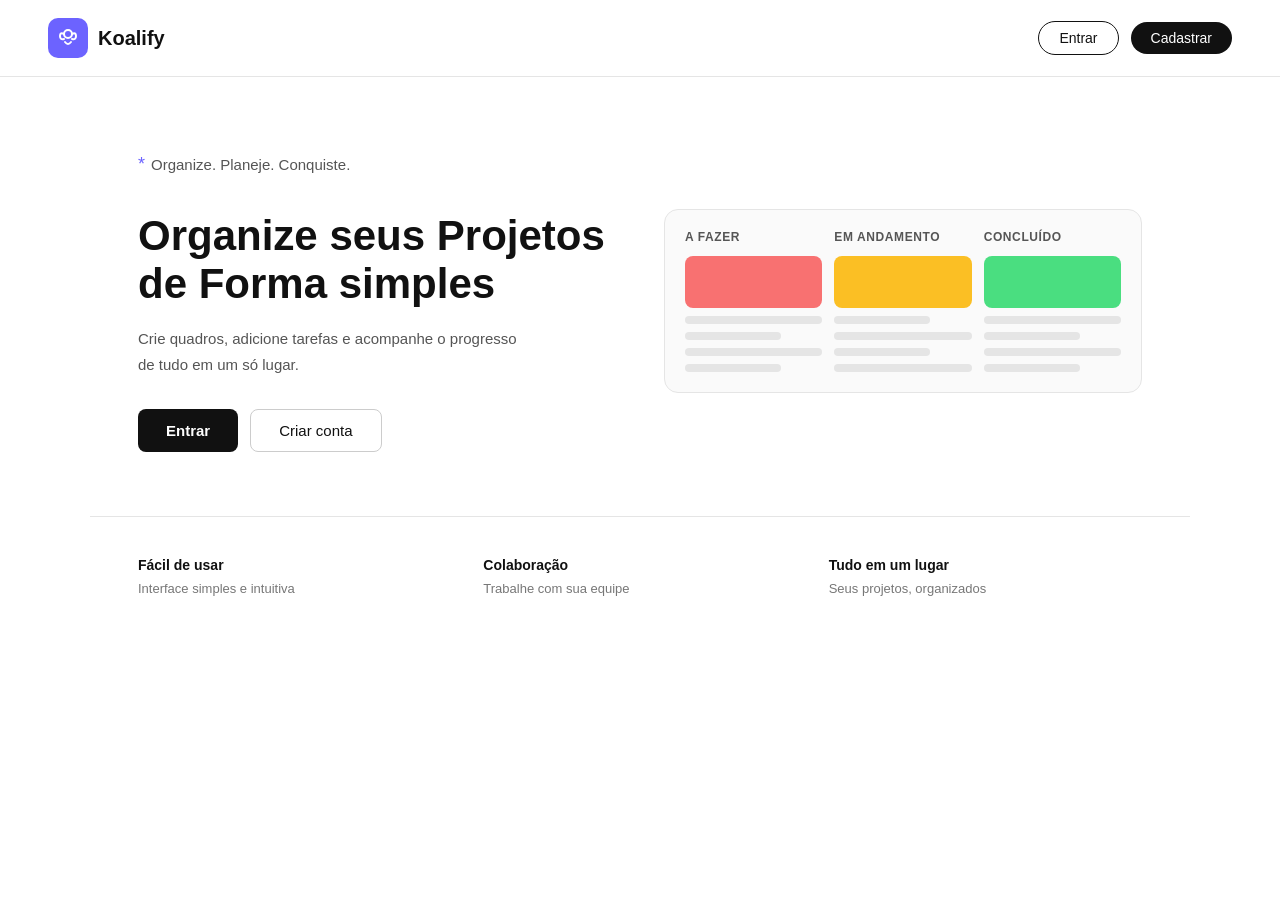
<file: index.html>
<!DOCTYPE html>
<html lang="pt-BR">
<head>
  <meta charset="UTF-8">
  <meta name="viewport" content="width=device-width, initial-scale=1.0">
  <title>Koalify</title>
  <link rel="stylesheet" href="/css/style.css">
</head>
<body>

<nav>
  <a class="logo" href="#">
    <div class="logo-icon">
      <svg viewBox="0 0 24 24" fill="none" stroke="white" stroke-width="2" stroke-linecap="round" stroke-linejoin="round">
        <circle cx="12" cy="8" r="4"/>
        <path d="M8 8 Q4 6 4 10 Q4 14 8 13"/>
        <path d="M16 8 Q20 6 20 10 Q20 14 16 13"/>
        <path d="M9 16 Q12 20 15 16"/>
      </svg>
    </div>
    Koalify
  </a>
  <div class="nav-actions">
    <button class="btn-outline">Entrar</button>
    <button class="btn-solid">Cadastrar</button>
  </div>
</nav>

<section class="hero">
  <div class="hero-text">
    <p class="hero-tag">Organize. Planeje. Conquiste.</p>
    <h1>Organize seus Projetos de Forma simples</h1>
    <p>Crie quadros, adicione tarefas e acompanhe o progresso de tudo em um só lugar.</p>
    <div class="hero-btns">
      <button class="hero-btn-primary">Entrar</button>
      <button class="hero-btn-secondary">Criar conta</button>
    </div>
  </div>

  <div class="kanban-preview">
    <div class="kanban-col">
      <div class="kanban-col-title">A Fazer</div>
      <div class="kanban-card-top card-red"></div>
      <div class="kanban-line"></div>
      <div class="kanban-line short"></div>
      <div class="kanban-line"></div>
      <div class="kanban-line short"></div>
    </div>
    <div class="kanban-col">
      <div class="kanban-col-title">Em andamento</div>
      <div class="kanban-card-top card-yellow"></div>
      <div class="kanban-line short"></div>
      <div class="kanban-line"></div>
      <div class="kanban-line short"></div>
      <div class="kanban-line"></div>
    </div>
    <div class="kanban-col">
      <div class="kanban-col-title">Concluído</div>
      <div class="kanban-card-top card-green"></div>
      <div class="kanban-line"></div>
      <div class="kanban-line short"></div>
      <div class="kanban-line"></div>
      <div class="kanban-line short"></div>
    </div>
  </div>
</section>

<div class="features">
  <div class="feature-item">
    <span class="feature-label">Fácil de usar</span>
    <span class="feature-desc">Interface simples e intuitiva</span>
  </div>
  <div class="feature-item">
    <span class="feature-label">Colaboração</span>
    <span class="feature-desc">Trabalhe com sua equipe</span>
  </div>
  <div class="feature-item">
    <span class="feature-label">Tudo em um lugar</span>
    <span class="feature-desc">Seus projetos, organizados</span>
  </div>
</div>

<script src="/js/script.js"></script>
</body>
</html>
</file>
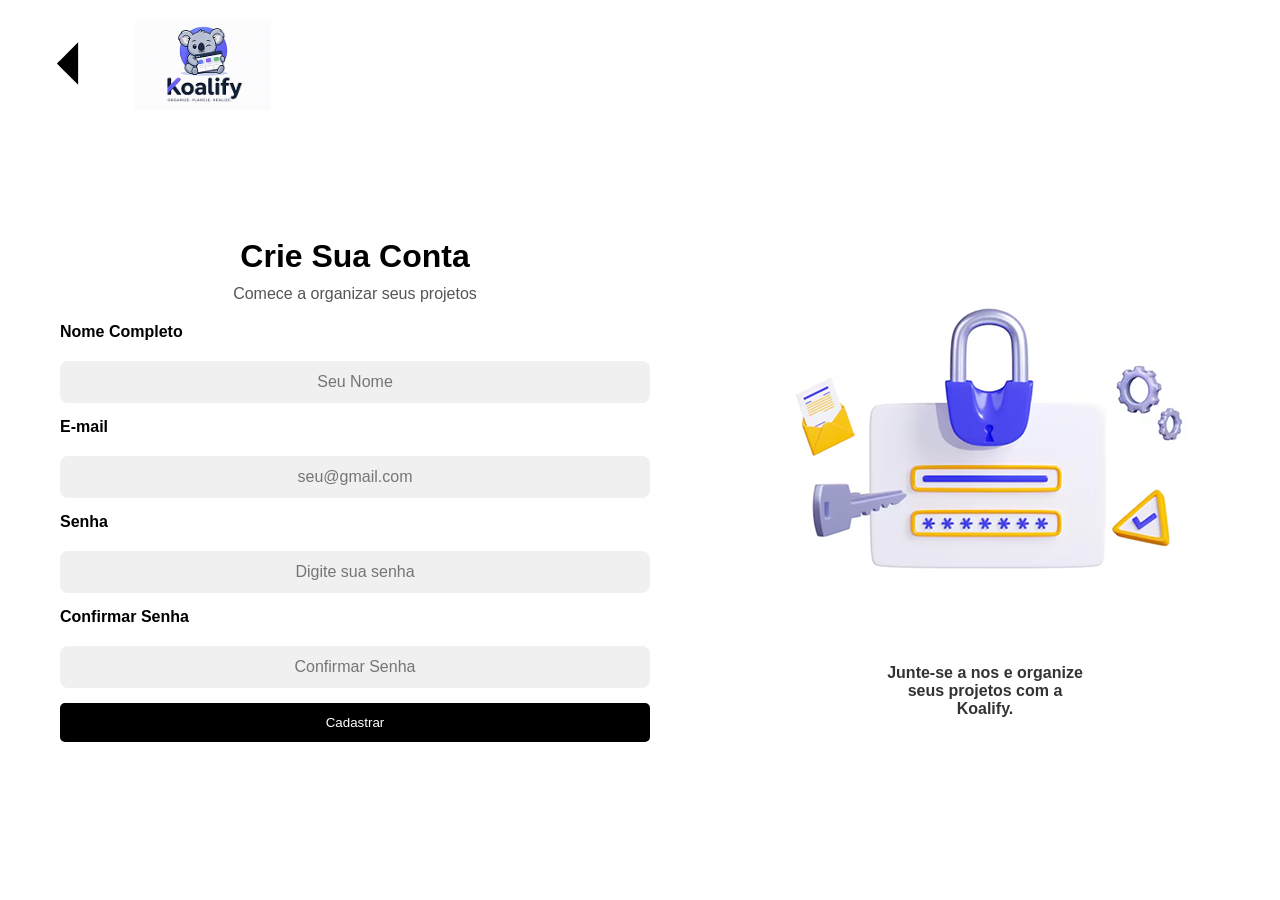
<file: conta.html>
<!DOCTYPE html>
<html lang="pt-BR">
<head>
    <meta charset="UTF-8">
    <meta name="viewport" content="width=device-width, initial-scale=1.0">
    <link rel="stylesheet" href="/css/conta.css">
    <title>Koalify - Crie Sua conta</title>
</head>
<body>
    <header>
        <a href="index.html">
            <svg xmlns="http://www.w3.org/2000/svg" viewBox="0 0 24 24" width="95" height="85" fill="black">
                <path d="M15 18l-6-6 6-6"/>
            </svg>
        </a>
        <img src="/img/koalify.png" alt="mascote Koalify">
    </header>

<main>
    <div class="container">
      <div class="form-area">
        <h1>Crie Sua Conta</h1>
        <p>Comece a organizar seus projetos</p>
        <form id="formCadastro">
            <label for="nome">Nome Completo</label>
            <input type="text" id="nome" name="nome" placeholder="Seu Nome">

            <label for="email">E-mail</label>
            <input type="email" id="email" name="email" placeholder="seu@gmail.com">

            <label for="senha">Senha</label>
            <input type="password" id="senha" name="senha" placeholder="Digite sua senha">

            <label for="confirmarSenha">Confirmar Senha</label>
            <input type="password" id="confirmarSenha" name="confirmarSenha" placeholder="Confirmar Senha">

            <button type="submit">Cadastrar</button>
        </form>
      </div>

      <div class="img-area">
        <img src="/img/cadeado.png" alt="img de ilustração">
        <p>Junte-se a nos e organize<br>seus projetos com a <br> Koalify.</p>
      </div>
    </div>
  </main>

  <script src="/js/cadastro.js"></script>
</body>
</html>
</file>
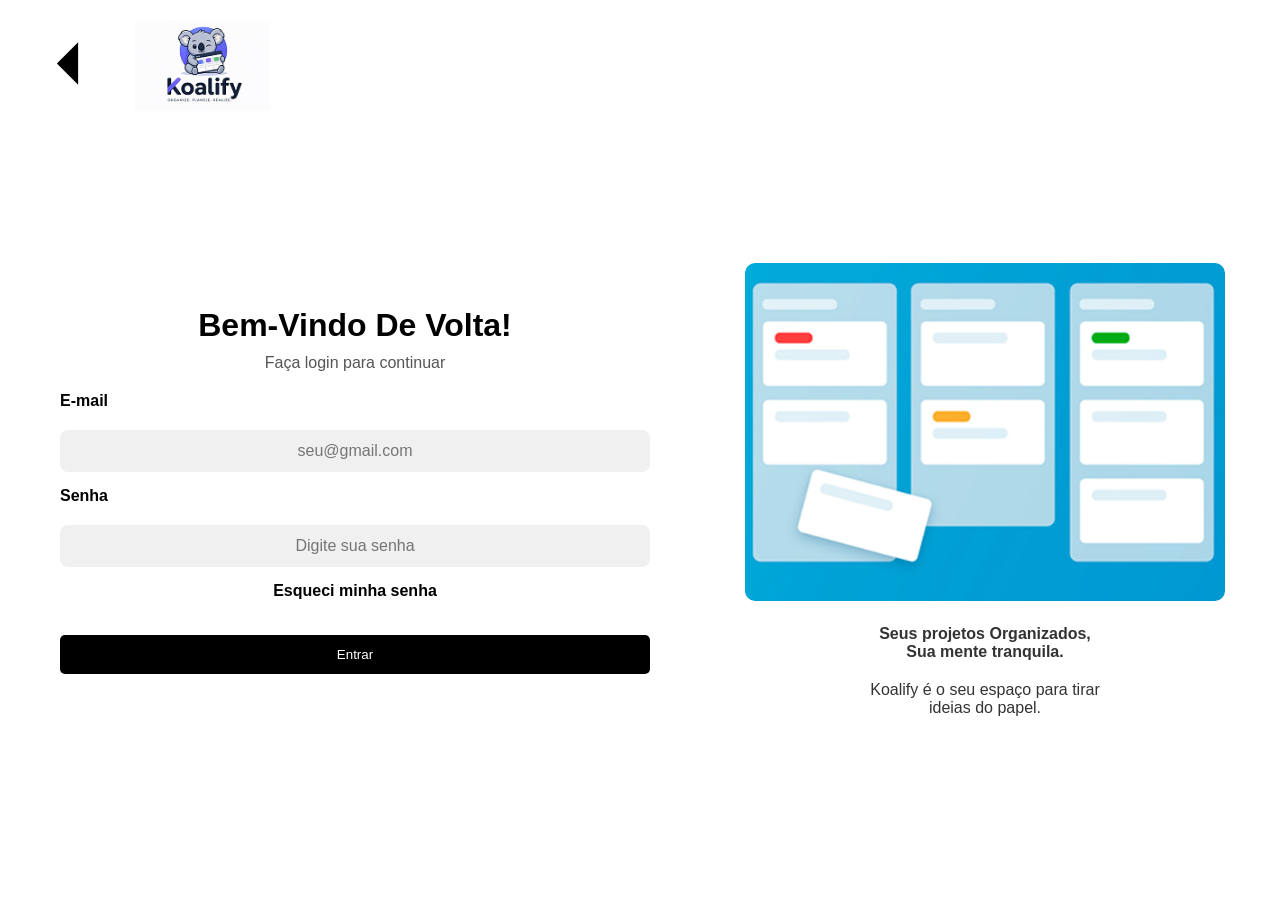
<file: login.html>
<!DOCTYPE html>
<html lang="pt-BR">
<head>
    <meta charset="UTF-8">
    <meta name="viewport" content="width=device-width, initial-scale=1.0">
    <link rel="stylesheet" href="/css/login.css">
    <title>Login - Koalify</title>
</head>
<body>
    <header>
        <a href="index.html">
            <svg xmlns="http://www.w3.org/2000/svg" viewBox="0 0 24 24" width="95" height="85" fill="black">
                <path d="M15 18l-6-6 6-6"/>
            </svg>
        </a>
        <img src="/img/koalify.png" alt="mascote Koalify">
    </header>
   <main>
    <div class="container">
      <div class="form-area">
        <h1>Bem-Vindo De Volta!</h1>
        <p>Faça login para continuar</p>
        <form id="formLogin">
          <label for="email">E-mail</label>
          <input type="email" id="email" name="email" placeholder="seu@gmail.com">

          <label for="senha">Senha</label>
          <input type="password" id="senha" name="senha" placeholder="Digite sua senha">

          <p class="cabaço"><a href="senha.html">Esqueci minha senha</a></p>
          
          <button type="submit">Entrar</button>
        </form>
      </div>

      <div class="img-area">
        <img src="/img/login.png" alt="img login">
        <p><strong>Seus projetos Organizados,<br>Sua mente tranquila.</strong></p>
        <p>Koalify é o seu espaço para tirar <br> ideias do papel.</p>
      </div>
    </div>
  </main>

  <script src="/js/login.js"></script>
</body>
</html>
</file>
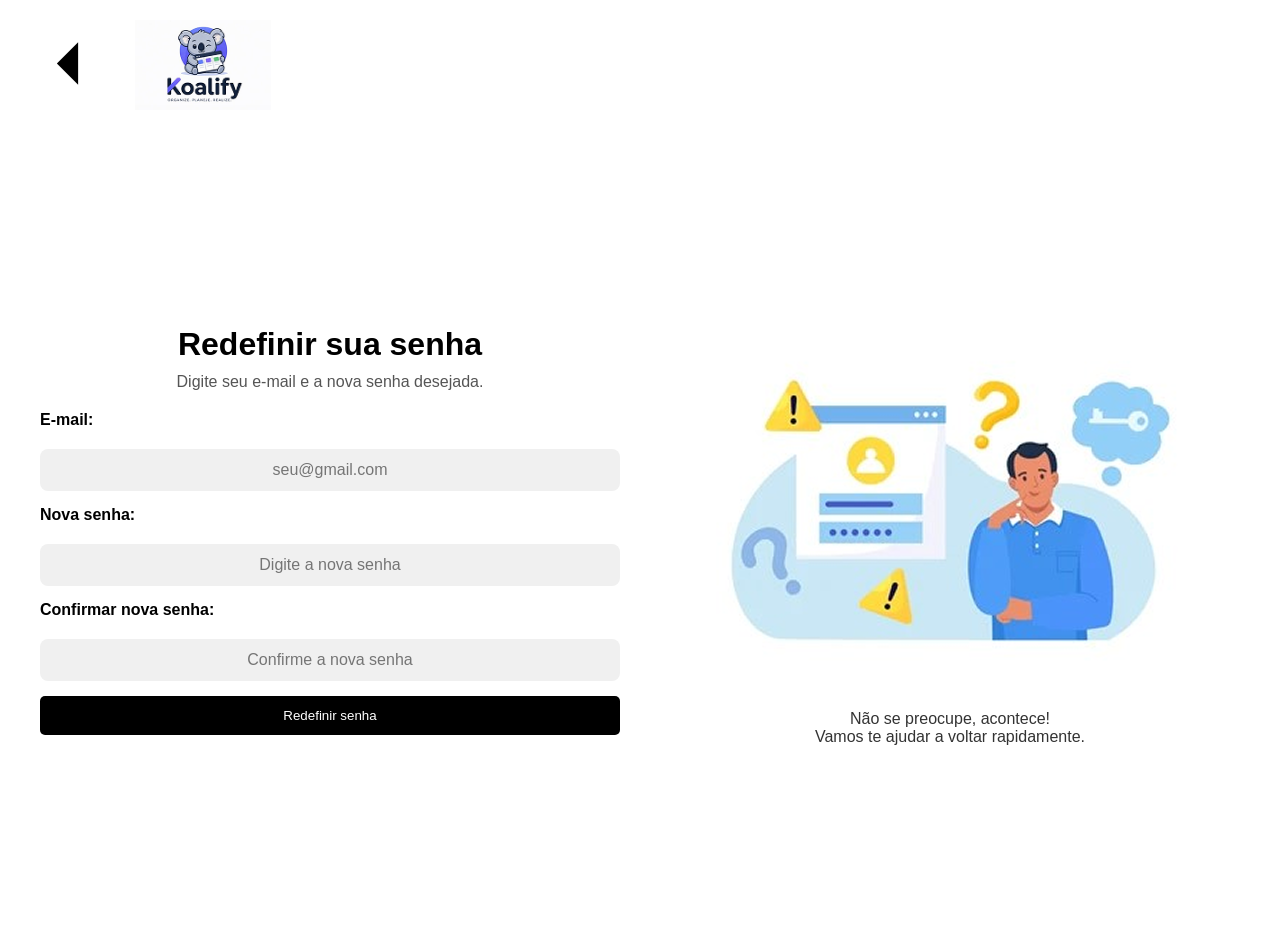
<file: senha.html>
<!DOCTYPE html>
<html lang="pt-br">
<head>
    <meta charset="UTF-8">
    <meta name="viewport" content="width=device-width, initial-scale=1.0">
    <link rel="stylesheet" href="/css/senha.css">
    <title>Koalify - Redefinir Senha</title>
</head>
<body>
    <header> <a href="login.html">
        <svg xmlns="http://www.w3.org/2000/svg" viewBox="0 0 24 24" width="95" height="85" fill="black">
        <path d="M15 18l-6-6 6-6"/>
        </svg></a>
        <img src="/img/koalify.png" alt="mascote Koalify">
    </header>

   <main>
    <div class="container">
      <div class="form-area">
        <h1>Redefinir sua senha</h1>
        <p>Digite seu e-mail e a nova senha desejada.</p>
        <form id="formSenha">
          <label for="email">E-mail:</label>
          <input type="email" id="email" name="email" placeholder="seu@gmail.com">

          <label for="novaSenha">Nova senha:</label>
          <input type="password" id="novaSenha" name="novaSenha" placeholder="Digite a nova senha">

          <label for="confirmarSenha">Confirmar nova senha:</label>
          <input type="password" id="confirmarSenha" name="confirmarSenha" placeholder="Confirme a nova senha">

          <button type="submit">Redefinir senha</button>
        </form>
      </div>

      <div class="img-area">
        <img src="/img/cabaçodasenha.png" alt="img de ilustração">
        <p>Não se preocupe, acontece!<br>Vamos te ajudar a voltar rapidamente.</p>
      </div>
    </div>
  </main>

  <script src="/js/senha.js"></script>
</body>
</html>
</file>
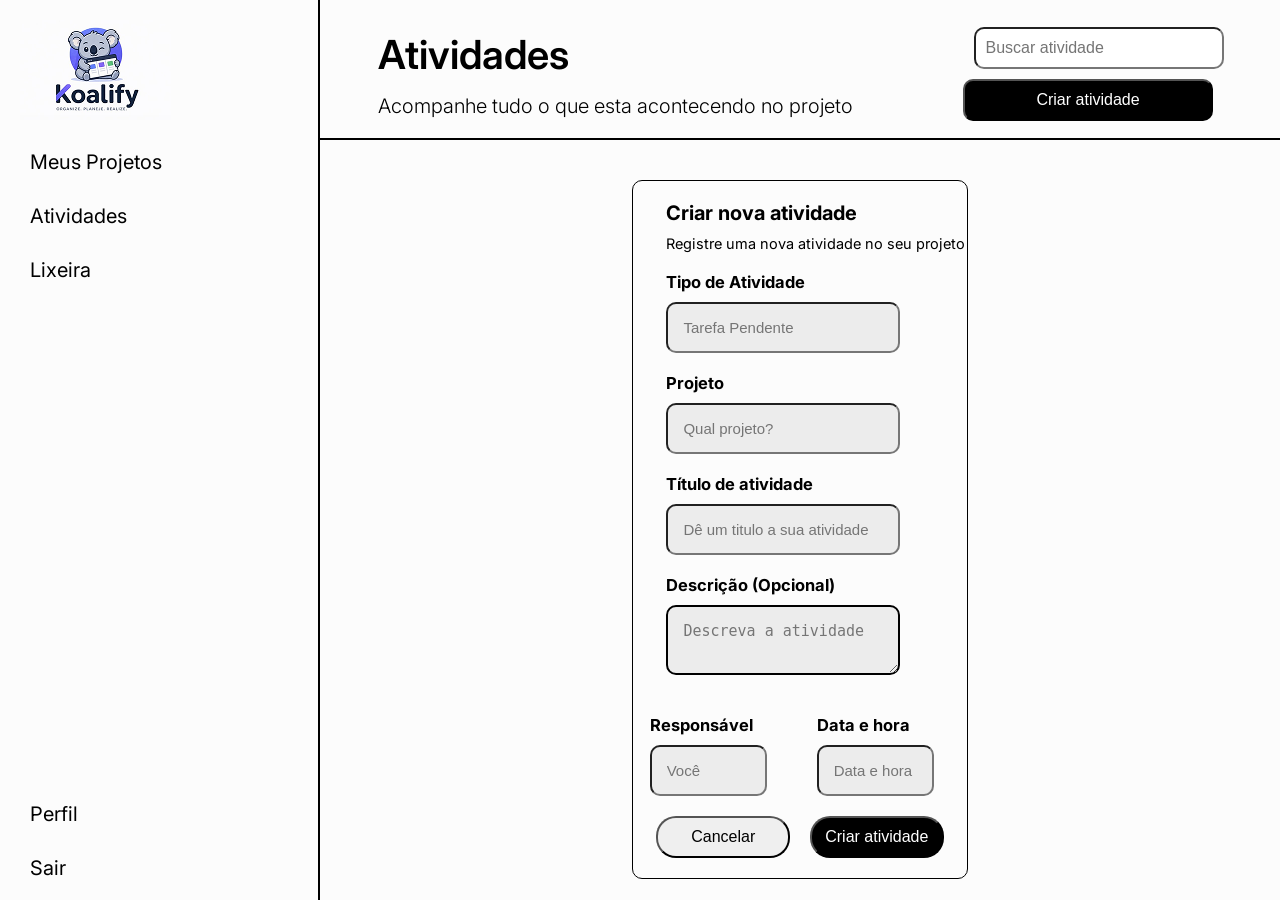
<file: TCC 4 SEM/atividades.html>
<!DOCTYPE html>
<html lang="pt-br">
<head>
    <meta charset="UTF-8">
    <meta name="viewport" content="width=device-width, initial-scale=1.0">
    <link rel="stylesheet" href="atividades.css">
       <link rel="icon" type="image/x-icon" href="./img/logo.png">
     <link rel='stylesheet' href='https://cdn-uicons.flaticon.com/4.0.0/uicons-solid-chubby/css/uicons-solid-chubby.css'>
     <link rel='stylesheet' href='https://cdn-uicons.flaticon.com/4.0.0/uicons-bold-straight/css/uicons-bold-straight.css'>
     <link rel='stylesheet' href='https://cdn-uicons.flaticon.com/4.0.0/uicons-solid-straight/css/uicons-solid-straight.css'>
     <link rel='stylesheet' href='https://cdn-uicons.flaticon.com/4.0.0/uicons-solid-rounded/css/uicons-solid-rounded.css'>
     <link rel='stylesheet' href='https://cdn-uicons.flaticon.com/4.0.0/uicons-solid-rounded/css/uicons-solid-rounded.css'>
     <link rel='stylesheet' href='https://cdn-uicons.flaticon.com/4.0.0/uicons-bold-straight/css/uicons-bold-straight.css'>
     <link rel='stylesheet' href='https://cdn-uicons.flaticon.com/4.0.0/uicons-bold-rounded/css/uicons-bold-rounded.css'>
    <title>Atividades</title>
</head>
<body>
    <main>
<!-- --------------------------------------------------------------------------------------------------------------------------------------------------------------------- -->
<!--------------------------------------------------------------------------- PARTE 1 DO SITE----------------------------------------------------------------------------- --> 
<!-- --------------------------------------------------------------------------------------------------------------------------------------------------------------------- -->
    <nav>
        <div class="logos">
<i class="fi fi-sc-swipe-left" id="seta"></i>
<img src="./img/logo.png" alt="">
</div>

<ul class="opcoes">
<i class="fi fi-bs-urban-planning"><p>Meus Projetos</p></i>
<i class="fi fi-ss-lightbulb-setting"><p>Atividades</p></i>
<i class="fi fi-sr-trash"><p>Lixeira</p></i>
</ul>

<ul class="sair">
<i class="fi fi-sr-user"><p>Perfil</p></i>
<i class="fi fi-bs-leave"><p>Sair</p></i>
</ul>
    </nav>
<!-- --------------------------------------------------------------------------------------------------------------------------------------------------------------------- -->
<!--------------------------------------------------------------------------- PARTE 1 DO SITE----------------------------------------------------------------------------- --> 
<!-- --------------------------------------------------------------------------------------------------------------------------------------------------------------------- -->

<!-- --------------------------------------------------------------------------------------------------------------------------------------------------------------------- -->
<!--------------------------------------------------------------------------- PARTE 2 DO SITE----------------------------------------------------------------------------- --> 
<!-- --------------------------------------------------------------------------------------------------------------------------------------------------------------------- -->
<section class="conteudo-1">

    <div class="cabecario">

<div class="textos">
            <h1>Atividades</h1>
            <h2>Acompanhe tudo o que esta acontecendo no projeto</h2>
            </div>

            <div class="botoes">
               <div class="icone-e-input"> <input type="text" placeholder="Buscar atividade" class="busca-att"><i class="fi fi-br-search"></i></div>
                <input type="submit" value="Criar atividade" id="criar-att">  </input>

            </div>
    </div>

    <div class="alinhamento">
<div class="formulario">

<h1>Criar nova atividade</h1>
<h2>Registre uma nova atividade no seu projeto</h2>


   <label>Tipo de Atividade</label> 
 <input type="text" placeholder="Tarefa Pendente " class="valores-texto"></input>

  <label>Projeto</label> 
 <input type="text" placeholder="Qual projeto?" class="valores-texto"></input>

 
  <label>Título de atividade</label> 
 <input type="text" placeholder="Dê um titulo a sua atividade" class="valores-texto"></input>

 
  <label>Descrição (Opcional)</label> 
 <textarea name="" id="descricao" placeholder="Descreva a atividade"></textarea>
<div class="divisao-resp-data">
 <div class="resp-data">
<label>Responsável</label> 
 <input type="text" placeholder="Você" class="valores-texto"></input>
 </div>

<div class="resp-data">
 <label>Data e hora</label> 
<input type="datetime" placeholder="Data e hora" class="valores-texto"></input>
 </div>
 </div>
 

<div class="botoes-final">
 <input type="submit" value="Cancelar">  </input>
 <input type="submit" value="Criar atividade" id="criar-att2">  </input>
 </div>
 
 </div>
</section>  
<!-- --------------------------------------------------------------------------------------------------------------------------------------------------------------------- -->
<!--------------------------------------------------------------------------- PARTE 2 DO SITE----------------------------------------------------------------------------- --> 
<!-- --------------------------------------------------------------------------------------------------------------------------------------------------------------------- -->
    </main>
</body>
</html>
</file>
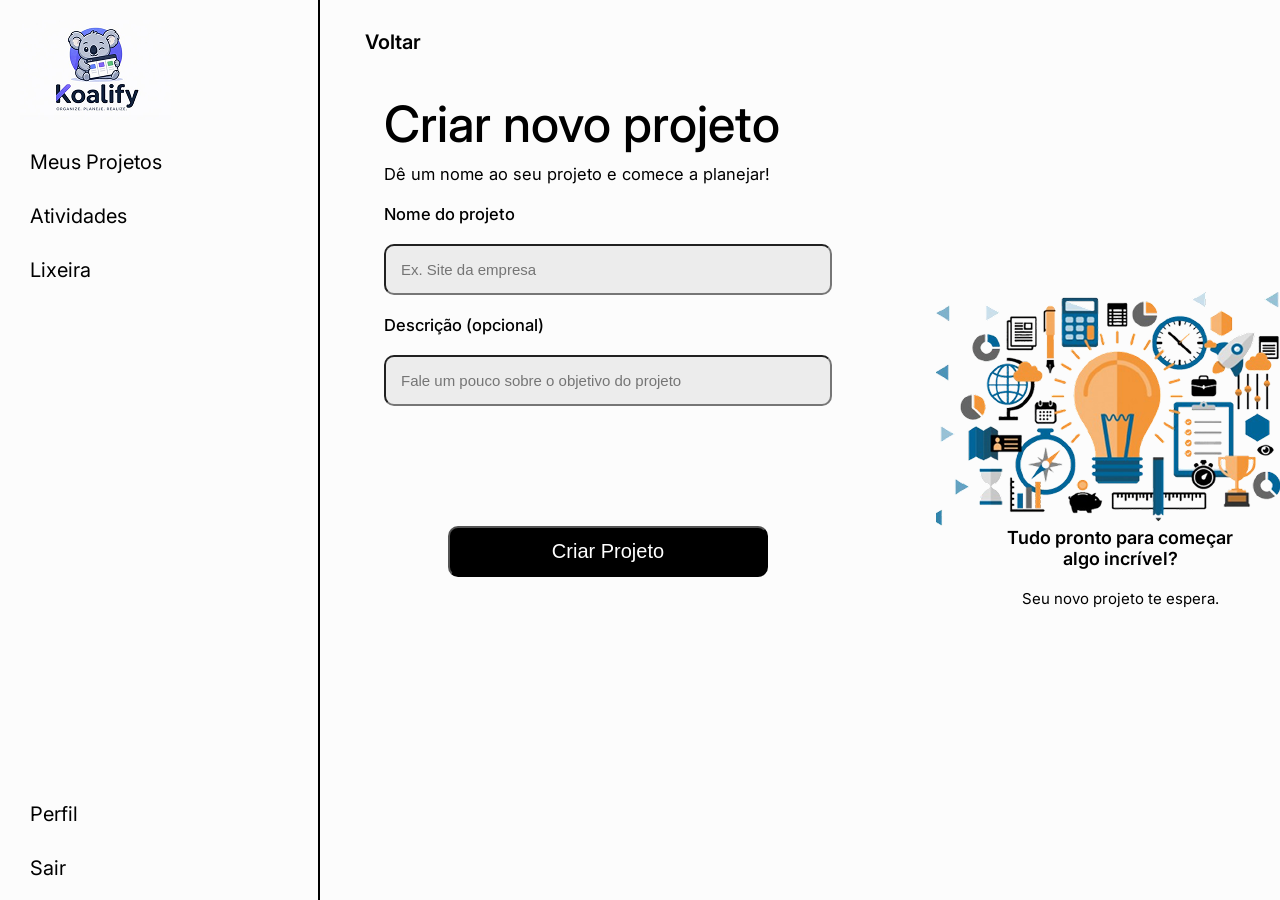
<file: TCC 4 SEM/criar.html>
<!DOCTYPE html>
<html lang="pt-br">
<head>
    <meta charset="UTF-8">
    <meta name="viewport" content="width=device-width, initial-scale=1.0">
    <link rel="stylesheet" href="criar.css">
       <link rel="icon" type="image/x-icon" href="./img/logo.png">
     <link rel='stylesheet' href='https://cdn-uicons.flaticon.com/4.0.0/uicons-solid-chubby/css/uicons-solid-chubby.css'>
     <link rel='stylesheet' href='https://cdn-uicons.flaticon.com/4.0.0/uicons-bold-straight/css/uicons-bold-straight.css'>
     <link rel='stylesheet' href='https://cdn-uicons.flaticon.com/4.0.0/uicons-solid-straight/css/uicons-solid-straight.css'>
     <link rel='stylesheet' href='https://cdn-uicons.flaticon.com/4.0.0/uicons-solid-rounded/css/uicons-solid-rounded.css'>
     <link rel='stylesheet' href='https://cdn-uicons.flaticon.com/4.0.0/uicons-solid-rounded/css/uicons-solid-rounded.css'>
     <link rel='stylesheet' href='https://cdn-uicons.flaticon.com/4.0.0/uicons-bold-straight/css/uicons-bold-straight.css'>
       
   
    <title>Criar Novo Projeto</title>
</head>
<body>


    <main>
<!-- --------------------------------------------------------------------------------------------------------------------------------------------------------------------- -->
<!--------------------------------------------------------------------------- PARTE 1 DO SITE----------------------------------------------------------------------------- --> 
<!-- --------------------------------------------------------------------------------------------------------------------------------------------------------------------- -->
    <nav>
        <div class="logos">
<i class="fi fi-sc-swipe-left" id="seta"></i>
<img src="./img/logo.png" alt="">
</div>

<ul class="opcoes">
<i class="fi fi-bs-urban-planning"><p>Meus Projetos</p></i>
<i class="fi fi-ss-lightbulb-setting"><p>Atividades</p></i>
<i class="fi fi-sr-trash"><p>Lixeira</p></i>
</ul>

<ul class="sair">
<i class="fi fi-sr-user"><p>Perfil</p></i>
<i class="fi fi-bs-leave"><p>Sair</p></i>
</ul>
    </nav>
<!-- --------------------------------------------------------------------------------------------------------------------------------------------------------------------- -->
<!--------------------------------------------------------------------------- PARTE 1 DO SITE----------------------------------------------------------------------------- --> 
<!-- --------------------------------------------------------------------------------------------------------------------------------------------------------------------- -->

<!-- --------------------------------------------------------------------------------------------------------------------------------------------------------------------- -->
<!--------------------------------------------------------------------------- PARTE 2 DO SITE----------------------------------------------------------------------------- --> 
<!-- --------------------------------------------------------------------------------------------------------------------------------------------------------------------- -->
<section class="conteudo-1">
       <div class="logos2">
<i class="fi fi-sc-swipe-left" ><p>Voltar</p></i>
</div>

<div class="formulario">

<h1>Criar novo projeto</h1>
<h2>Dê um nome ao seu projeto e comece a planejar!</h2>


   <label>Nome do projeto</label> 
 <input type="text" placeholder="Ex. Site da empresa " class="valores-texto"></input>

  <label>Descrição (opcional)</label> 
 <input type="text" placeholder="Fale um pouco sobre o objetivo do projeto" class="valores-texto"></input>

 <input type="submit" value="Criar Projeto" id="botao-criar">  </input>
 </div>
</section>  
<!-- --------------------------------------------------------------------------------------------------------------------------------------------------------------------- -->
<!--------------------------------------------------------------------------- PARTE 2 DO SITE----------------------------------------------------------------------------- --> 
<!-- --------------------------------------------------------------------------------------------------------------------------------------------------------------------- -->


<!-- --------------------------------------------------------------------------------------------------------------------------------------------------------------------- -->
<!--------------------------------------------------------------------------- PARTE 3 DO SITE----------------------------------------------------------------------------- --> 
<!-- --------------------------------------------------------------------------------------------------------------------------------------------------------------------- -->

<section class="conteudo-2">
<img src="./img/incrivel.png" alt="">
<h1>Tudo pronto para começar <br> algo incrível?</h1>
<h2>Seu novo projeto te espera.</h2>
</section>
<!-- --------------------------------------------------------------------------------------------------------------------------------------------------------------------- -->
<!--------------------------------------------------------------------------- PARTE 3 DO SITE----------------------------------------------------------------------------- --> 
<!-- --------------------------------------------------------------------------------------------------------------------------------------------------------------------- -->
    </main>
</body>
</html>
</file>
<file: css/style.css>
*, *::before, *::after {
  box-sizing: border-box;
  margin: 0;
  padding: 0;
}

body {
  font-family: 'Segoe UI', sans-serif;
  background: #fff;
  color: #111;
}

/* NAV */
nav {
  display: flex;
  align-items: center;
  justify-content: space-between;
  padding: 18px 48px;
  border-bottom: 0.5px solid #e5e5e5;
}

.logo {
  display: flex;
  align-items: center;
  gap: 10px;
  font-size: 20px;
  font-weight: 700;
  color: #111;
  text-decoration: none;
}

.logo-icon {
  width: 40px;
  height: 40px;
  border-radius: 10px;
  background: #6C63FF;
  display: flex;
  align-items: center;
  justify-content: center;
}

.logo-icon svg {
  width: 24px;
  height: 24px;
}

.nav-actions {
  display: flex;
  gap: 12px;
  align-items: center;
}

.btn-outline {
  padding: 8px 20px;
  border: 1.5px solid #111;
  border-radius: 999px;
  background: transparent;
  font-size: 14px;
  font-weight: 500;
  cursor: pointer;
  color: #111;
  transition: background 0.15s;
}

.btn-outline:hover {
  background: #f4f4f4;
}

.btn-solid {
  padding: 8px 20px;
  border: none;
  border-radius: 999px;
  background: #111;
  font-size: 14px;
  font-weight: 500;
  cursor: pointer;
  color: #fff;
  transition: opacity 0.15s;
}

.btn-solid:hover {
  opacity: 0.85;
}

/* HERO */
.hero {
  display: grid;
  grid-template-columns: 1fr 1fr;
  align-items: center;
  gap: 48px;
  padding: 72px 48px 64px;
  max-width: 1100px;
  margin: 0 auto;
}

.hero-tag {
  font-size: 13px;
  color: #555;
  margin-bottom: 16px;
  display: flex;
  align-items: center;
  gap: 6px;
}

.hero-tag::before {
  content: '*';
  color: #6C63FF;
  font-size: 18px;
}

.hero h1 {
  font-size: 42px;
  font-weight: 800;
  line-height: 1.15;
  margin-bottom: 18px;
  color: #111;
}

.hero p {
  font-size: 15px;
  color: #555;
  line-height: 1.7;
  margin-bottom: 32px;
  max-width: 380px;
}

.hero-btns {
  display: flex;
  gap: 12px;
  flex-wrap: wrap;
}

.hero-btn-primary {
  padding: 12px 28px;
  background: #111;
  color: #fff;
  border: none;
  border-radius: 8px;
  font-size: 15px;
  font-weight: 600;
  cursor: pointer;
  transition: opacity 0.15s;
}

.hero-btn-primary:hover {
  opacity: 0.85;
}

.hero-btn-secondary {
  padding: 12px 28px;
  background: transparent;
  color: #111;
  border: 1.5px solid #ccc;
  border-radius: 8px;
  font-size: 15px;
  font-weight: 500;
  cursor: pointer;
  transition: border-color 0.15s;
}

.hero-btn-secondary:hover {
  border-color: #888;
}

/* KANBAN PREVIEW */
.kanban-preview {
  border: 1px solid #e5e5e5;
  border-radius: 14px;
  padding: 20px;
  background: #fafafa;
  display: grid;
  grid-template-columns: 1fr 1fr 1fr;
  gap: 12px;
}

.kanban-col {
  display: flex;
  flex-direction: column;
  gap: 8px;
}

.kanban-col-title {
  font-size: 12px;
  font-weight: 600;
  color: #555;
  margin-bottom: 4px;
  text-transform: uppercase;
  letter-spacing: 0.05em;
}

.kanban-card-top {
  height: 52px;
  border-radius: 8px;
}

.card-red    { background: #f87171; }
.card-yellow { background: #fbbf24; }
.card-green  { background: #4ade80; }

.kanban-line {
  height: 8px;
  border-radius: 4px;
  background: #e5e5e5;
}

.kanban-line.short {
  width: 70%;
}

/* FEATURES */
.features {
  border-top: 0.5px solid #e5e5e5;
  padding: 40px 48px;
  display: grid;
  grid-template-columns: repeat(3, 1fr);
  gap: 32px;
  max-width: 1100px;
  margin: 0 auto;
}

.feature-item {
  display: flex;
  flex-direction: column;
  gap: 6px;
}

.feature-label {
  font-size: 14px;
  font-weight: 600;
  color: #111;
}

.feature-desc {
  font-size: 13px;
  color: #777;
  line-height: 1.5;
}
</file>
<file: css/conta.css>
* {
  margin: 0;
  padding: 0;
  box-sizing: border-box;
  font-family: "Segoe UI", Arial, Helvetica, sans-serif;
}

body {
  background-color: white;
}

header {
  display: flex;
  align-items: center;
  gap: 20px;
  padding: 20px;
}

header img {
  height: 90px;
}

header svg {
  cursor: pointer;
  transition: transform 0.7s ease;
}

header svg:hover {
  transform: scale(1.3);
}
.container {
  display: flex;
  flex-direction: row;
  justify-content: space-between;
  align-items: center;
  gap: 40px;
  min-height: 80vh; 
}

.form-area {
  flex: 1;
  padding-left: 60px; 
}  

.form-area h1 {
  font-size: 2rem;
  margin-bottom: 10px;
  text-align: center;
}

.form-area p {
  color: #555;
  margin-bottom: 20px;
  text-align: center;
}

form {
  display: flex;
  flex-direction: column;
  gap: 15px;
}

form label {
  font-weight: bold;   
  margin-bottom: 5px;  
  display: block;      
}

form input {
   width: 100%;              
  padding: 12px;            
  border: none;             
  border-radius: 8px;       
  background-color: #f0f0f0; 
  text-align: center;       
  font-size: 1rem;          
  color: #000;  
}

form button {
  background: black;
  color: white;
  padding: 12px;
  border: none;
  border-radius: 5px;
  cursor: pointer;
}

form button:hover {
  opacity: 0.8;
  font-size: 14px;
   transition: transform 0.7s ease;
}

.img-area {
  flex: 1;
  text-align: center;
}

.img-area img {
  max-width: 100%;
  height: auto;
}

.img-area p {
  margin-top: 20px;
  color: #333;
  font-size: 1rem;
  font-weight: bold;
}

@media (max-width: 768px) {
    .container {
        flex-direction: column;
        gap: 20px;
        padding: 20px;
    }
    .form-area {
        padding-left: 0;
    }
    .img-area img {
        width: 80%;
    }
    form input, form button {
        font-size: 0.9rem;
    }
}
</file>
<file: css/login.css>
* {
  margin: 0;
  padding: 0;
  box-sizing: border-box;
  font-family: "Segoe UI", Arial, Helvetica, sans-serif;
}

body {
  background-color: white;
}

header {
  display: flex;
  align-items: center;
  gap: 20px;
  padding: 20px;
}

header img {
  height: 90px;
}

header svg {
  cursor: pointer;
  transition: transform 0.7s ease;
}

header svg:hover {
  transform: scale(1.3);
}
.container {
  display: flex;
  flex-direction: row;
  justify-content: space-between;
  align-items: center;
  gap: 40px;
  min-height: 80vh; 
}

.form-area {
  flex: 1;
  padding-left: 60px; 
}  

.form-area h1 {
  font-size: 2rem;
  margin-bottom: 10px;
  text-align: center;
}

.form-area p {
  color: #555;
  margin-bottom: 20px;
  text-align: center;
}

form {
  display: flex;
  flex-direction: column;
  gap: 15px;
}

form label {
  font-weight: bold;   
  margin-bottom: 5px;  
  display: block;      
}

form input {
   width: 100%;              
  padding: 12px;            
  border: none;             
  border-radius: 8px;       
  background-color: #f0f0f0; 
  text-align: center;       
  font-size: 1rem;          
  color: #000;  
}


form button {
  background: black;
  color: white;
  padding: 12px;
  border: none;
  border-radius: 5px;
  cursor: pointer;
}

form button:hover {
  opacity: 0.8;
  font-size: 14px;
  transition: transform 0.7s ease;
}

.cabaço a {
  color: #000;
  text-decoration: none;
    font-size: 16px; 
  font-weight: bold; 
}

.cabaço a:hover {
   text-decoration: underline;
}

.img-area {
  flex: 1;
  text-align: center;
}

.img-area img {
  width: 480px; /* define a largura fixa */
  height: auto; /* mantém a proporção */
  border-radius: 10px; /* opcional, para cantos arredondados */
}


.img-area p {
  margin-top: 20px;
  color: #333;
  font-size: 1rem;
}

@media (max-width: 768px) {
    .container {
        flex-direction: column;
        gap: 20px;
        padding: 20px;
    }
    .form-area {
        padding-left: 0;
    }
    .img-area img {
        width: 80%;
    }
    form input, form button {
        font-size: 0.9rem;
    }
}
</file>
<file: css/senha.css>
* {
  margin: 0;
  padding: 0;
  box-sizing: border-box;
  font-family: "Segoe UI", Arial, Helvetica, sans-serif;
}

body {
  background-color: white;
}

header {
  display: flex;
  align-items: center;
  gap: 20px;
  padding: 20px;
}

header img {
  height: 90px;
}

header svg {
  cursor: pointer;
  transition: transform 0.7s ease;
}

header svg:hover {
  transform: scale(1.3);
}

main {
  padding: 40px;
}

.container {
  display: flex;
  flex-direction: row;
  justify-content: space-between;
  align-items: center;
  gap: 40px;
  min-height: 80vh; 
}

.form-area {
  flex: 1;
}

.form-area h1 {
  font-size: 2rem;
  margin-bottom: 10px;
  text-align: center;
}

.form-area p {
  color: #555;
  margin-bottom: 20px;
  text-align: center;
}

form {
  display: flex;
  flex-direction: column;
  gap: 15px;
}

form label {
  font-weight: bold;   
  margin-bottom: 5px; 
  display: block;      
}

form input {
   width: 100%;              
  padding: 12px;            
  border: none;             
  border-radius: 8px;       
  background-color: #f0f0f0; 
  text-align: center;       
  font-size: 1rem;          
  color: #000;  
}

form button {
  background: black;
  color: white;
  padding: 12px;
  border: none;
  border-radius: 5px;
  cursor: pointer;
}

form button:hover {
  opacity: 0.8;
  font-size: 14px;
   transition: transform 0.7s ease;
}

.img-area {
  flex: 1;
  text-align: center;
}

.img-area img {
  max-width: 100%;
  height: auto;
}

.img-area p {
  margin-top: 20px;
  color: #333;
  font-size: 1rem;
}

@media (max-width: 768px) {
    .container {
        flex-direction: column;
        gap: 20px;
        padding: 20px;
    }
    .form-area {
        padding-left: 0;
    }
    .img-area img {
        width: 80%;
    }
    form input, form button {
        font-size: 0.9rem;
    }
}
</file>
<file: TCC 4 SEM/atividades.css>
@import url('https://fonts.googleapis.com/css2?family=Inter:ital,opsz,wght@0,14..32,100..900;1,14..32,100..900&family=Open+Sans:ital,wght@0,300..800;1,300..800&family=Outfit:wght@100..900&display=swap'); 


* {
    margin: 0;
    padding: 0;
    box-sizing: border-box
}


main{
    display: flex;
    flex-direction: row;
    background-color: #fcfcfc;
}

/* ----------------------------------------------------------------------------------------------------------- */
/* --------------------------------------------PARTE 1 DO SITE------------------------------------------------ */
/* ----------------------------------------------------------------------------------------------------------- */
nav{
    width: 25%;
    height: 100vh;
    border-right: 2px solid;    
    position: relative;
}

.logos{
    align-items: center;
    display: flex;
    margin-top: 20px;
}

.logos img{
    height: 100px;
}


#seta{
    font-size: 60px;
    padding-left: 20px;
    cursor: pointer;
}

#seta:hover{
 background-color: rgba(0, 0, 0, 0.315);
}

.opcoes{
    display: flex;
    flex-direction: column;
}

.opcoes i{
    display: flex;
    flex-direction: row;
    text-align: center;
    font-size: 60px;
    padding-left: 20px;
    margin-top: 30px;
    align-items: center;
     cursor: pointer;
}

.opcoes i:hover{
    background-color: rgba(0, 0, 0, 0.315);
}


.opcoes i p {
    padding-left: 10px;
    font-family: "Inter", sans-serif;
  font-optical-sizing: auto;
  font-style: normal;
  font-size: 20px;
}

.sair{
    display: flex;
    flex-direction: column;
    position: absolute;
    width: 100%;
    bottom: 0;
    margin-bottom: 20px ;
}


.sair i {
    display: flex;
    flex-direction: row;
    text-align: center;
    font-size: 60px;
    padding-left: 20px;
    margin-top: 30px;
    align-items: center;
     cursor: pointer;
}

.sair i:hover{
    background-color: rgba(0, 0, 0, 0.315);
}


.sair p{
     padding-left: 10px;
    font-family: "Inter", sans-serif;
  font-optical-sizing: auto;
  font-style: normal;
  font-size: 20px;
}


/* ----------------------------------------------------------------------------------------------------------- */
/* --------------------------------------------PARTE 1 DO SITE------------------------------------------------ */
/* ----------------------------------------------------------------------------------------------------------- */

/* ----------------------------------------------------------------------------------------------------------- */
/* -----------------------------------------------CABECARIO----------------------------------------------------*/
/* ----------------------------------------------------------------------------------------------------------- */
.conteudo-1{
    display: flex;
    flex-direction: column;
    width: 75%;
}

.cabecario{
    display: flex;
    flex-direction: row;
    align-items: center;
    margin-top: 10px;
    border-bottom: 2px solid black;
}

.cabecario .textos{
    display: flex;
    flex-direction: column;
    width: 60%;
    margin-bottom: 20px;
}

.cabecario .textos h1{
     font-family: "Inter", sans-serif;
  font-optical-sizing: auto;
  font-style: normal;
  font-size: 40px;
  font-weight: 600;
  margin-left: 10%;
  padding-top: 20px;
  padding-bottom: 15px;
}

.cabecario .textos h2{
     font-family: "Inter", sans-serif;
  font-optical-sizing: auto;
  font-style: normal;
  font-size: 20px;
  font-weight: 300;
  margin-left: 10%;
}

.botoes{
    display: flex;
    flex-direction: column;
    justify-content: center;
    align-items: center;
    width: 40%;
}

.icone-e-input{
    display: flex;
    flex-direction: row;
    align-items: center;
    justify-content: center;
}

.icone-e-input .busca-att{

    padding: 10px;
    border-radius: 10px;
    width: 250px;
    margin-left: 28px;
    font-size: 16px;
}

.icone-e-input i{
    font-size: 20px;
    padding-left: 7px;
}

#criar-att{
    padding: 10px;
    width: 250px;
    border-radius: 10px;
    margin-top: 10px;
    cursor: pointer;
    background-color: black;
    color: white;
    font-size: 16px;
}

/* ----------------------------------------------------------------------------------------------------------- */
/* -----------------------------------------------CABECARIO----------------------------------------------------*/
/* ----------------------------------------------------------------------------------------------------------- */

.alinhamento{
    display: flex;
    align-items: center;
    justify-content: center;
}
.formulario{

    margin-top: 40px;
    display: flex;
    flex-direction: column;
     border: 0.8px solid black;
     border-radius: 10px;
     width: 35%;

}

.formulario h1{
    font-family: "Inter", sans-serif;
  font-optical-sizing: auto;
  font-style: normal;
  font-size: 20px;
  font-weight: 700;
  margin-left: 10%;
  text-align: left;
  padding-top: 20px;
}

.formulario h2{
     font-family: "Inter", sans-serif;
  font-optical-sizing: auto;
  font-style: normal;
  font-size: 14.5px;
  font-weight: 400;
  padding-top: 10px;
  display: flex;
  flex-direction: column;
  margin-left: 10%;
}

.formulario label{
    margin-top: 20px;
    font-family: "Inter", sans-serif;
  font-optical-sizing: auto;
  font-style: normal;
  font-size: 16.5px;
  font-weight: 700;
  display: flex;
  flex-direction: column;
  margin-left: 10%;
}

.formulario .valores-texto{
    margin-top: 10px;
    border-radius: 10px;
    padding: 15px;
    width: 50%;
    background-color: #ececec;
    font-size: 15px;
    width: 70%;
    margin-left: 10%;
}

#descricao{
    margin-top: 10px;
    border-radius: 10px;
    padding: 15px;
    width: 50%;
    background-color: #ececec;
    font-size: 15px;
    width: 70%;
    margin-left: 10%;
    border: 2px solid;
    
}

.divisao-resp-data{
    display: flex;
    flex-direction: row;
    margin-top: 20px;
}

.resp-data{
    display: flex;
    flex-direction: column;
    width: 100%;
}




.botoes-final{
width: 100%;
display: flex;
align-items: center;
justify-content: center;
gap: 20px;
margin-top: 20px;
}

.botoes-final input{
padding: 10px;
border-radius: 20px;
width: 40%;
margin-bottom: 20px;
cursor: pointer;
font-size: 16px;
}

#criar-att2{
    background-color: black;
    color: white;
}

/* ----------------------------------------------------------------------------------------------------------- */
/* --------------------------------------------PARTE 2 DO SITE------------------------------------------------ */
/* ----------------------------------------------------------------------------------------------------------- */
</file>
<file: TCC 4 SEM/criar.css>
@import url('https://fonts.googleapis.com/css2?family=Inter:ital,opsz,wght@0,14..32,100..900;1,14..32,100..900&family=Open+Sans:ital,wght@0,300..800;1,300..800&family=Outfit:wght@100..900&display=swap'); 


* {
    margin: 0;
    padding: 0;
    box-sizing: border-box
}


main{
    display: flex;
    flex-direction: row;
    background-color: #fcfcfc;
}

/* ----------------------------------------------------------------------------------------------------------- */
/* --------------------------------------------PARTE 1 DO SITE------------------------------------------------ */
/* ----------------------------------------------------------------------------------------------------------- */
nav{
    width: 25%;
    height: 100vh;
    border-right: 2px solid;    
    position: relative;
}

.logos{
    align-items: center;
    display: flex;
    margin-top: 20px;
}

.logos img{
    height: 100px;
}


#seta{
    font-size: 60px;
    padding-left: 20px;
    cursor: pointer;
}

#seta:hover{
 background-color: rgba(0, 0, 0, 0.315);
}

.opcoes{
    display: flex;
    flex-direction: column;
}

.opcoes i{
    display: flex;
    flex-direction: row;
    text-align: center;
    font-size: 60px;
    padding-left: 20px;
    margin-top: 30px;
    align-items: center;
     cursor: pointer;
}

.opcoes i:hover{
    background-color: rgba(0, 0, 0, 0.315);
}


.opcoes i p {
    padding-left: 10px;
    font-family: "Inter", sans-serif;
  font-optical-sizing: auto;
  font-style: normal;
  font-size: 20px;
}

.sair{
    display: flex;
    flex-direction: column;
    position: absolute;
    width: 100%;
    bottom: 0;
    margin-bottom: 20px ;
}


.sair i {
    display: flex;
    flex-direction: row;
    text-align: center;
    font-size: 60px;
    padding-left: 20px;
    margin-top: 30px;
    align-items: center;
     cursor: pointer;
}

.sair i:hover{
    background-color: rgba(0, 0, 0, 0.315);
}


.sair p{
     padding-left: 10px;
    font-family: "Inter", sans-serif;
  font-optical-sizing: auto;
  font-style: normal;
  font-size: 20px;
}


/* ----------------------------------------------------------------------------------------------------------- */
/* --------------------------------------------PARTE 1 DO SITE------------------------------------------------ */
/* ----------------------------------------------------------------------------------------------------------- */

/* ----------------------------------------------------------------------------------------------------------- */
/* --------------------------------------------PARTE 2 DO SITE------------------------------------------------ */
/* ----------------------------------------------------------------------------------------------------------- */
.conteudo-1{
    width: 50%;
}

.logos2{    
    padding-left: 25px;
}

.conteudo-1 i {
    display: flex;
    flex-direction: row;
    text-align: center;
    font-size: 60px;
    margin-top: 30px;
    align-items: center;
     cursor: pointer;
}

.conteudo-1 i p{
    padding-left: 20px;
    font-family: "Inter", sans-serif;
  font-optical-sizing: auto;
  font-style: normal;
  font-size: 20px;
  font-weight: 600;
}



.formulario{

    margin-top: 40px;
    display: flex;
    flex-direction: column;

}

.formulario h1{
    font-family: "Inter", sans-serif;
  font-optical-sizing: auto;
  font-style: normal;
  font-size: 50px;
  font-weight: 500;
  margin-left: 10%;
}

.formulario h2{
     font-family: "Inter", sans-serif;
  font-optical-sizing: auto;
  font-style: normal;
  font-size: 16.5px;
  font-weight: 400;
  padding-top: 10px;
  display: flex;
  flex-direction: column;
  margin-left: 10%;
}

.formulario label{
    margin-top: 20px;
    font-family: "Inter", sans-serif;
  font-optical-sizing: auto;
  font-style: normal;
  font-size: 16.5px;
  font-weight: 500;
  display: flex;
  flex-direction: column;
  width: 100%;
  margin-left: 10%;
}

.formulario .valores-texto{
    margin-top: 20px;
    border-radius: 10px;
    padding: 15px;
    width: 50%;
    background-color: #ececec;
    font-size: 15px;
    width: 70%;
    margin-left: 10%;
}

#botao-criar{
    padding: 12px;
    width: 50%;
    color: white;
    background-color: black;
    border-radius: 10px;
    font-size: 20px;
    margin-top: 120px;
    margin-left: 20%;
    cursor: pointer;
}

/* ----------------------------------------------------------------------------------------------------------- */
/* --------------------------------------------PARTE 2 DO SITE------------------------------------------------ */
/* ----------------------------------------------------------------------------------------------------------- */

/* ----------------------------------------------------------------------------------------------------------- */
/* --------------------------------------------PARTE 3 DO SITE------------------------------------------------ */
/* ----------------------------------------------------------------------------------------------------------- */

.conteudo-2{
    width: 25%;
    align-items: center;
    justify-content: center;
    display: flex;
    flex-direction: column;
}


.conteudo-2 h1{
      font-family: "Inter", sans-serif;
  font-optical-sizing: auto;
  font-style: normal;
  font-size: 18px;
  font-weight: 600;
  display: flex;
  flex-direction: column;
  text-align: center;

}

.conteudo-2 h2{
      font-family: "Inter", sans-serif;
  font-optical-sizing: auto;
  font-style: normal;
  font-size: 15px;
  font-weight: 400;
  display: flex;
  flex-direction: column;
  text-align: center;
  padding-top: 20px;

}
</file>
